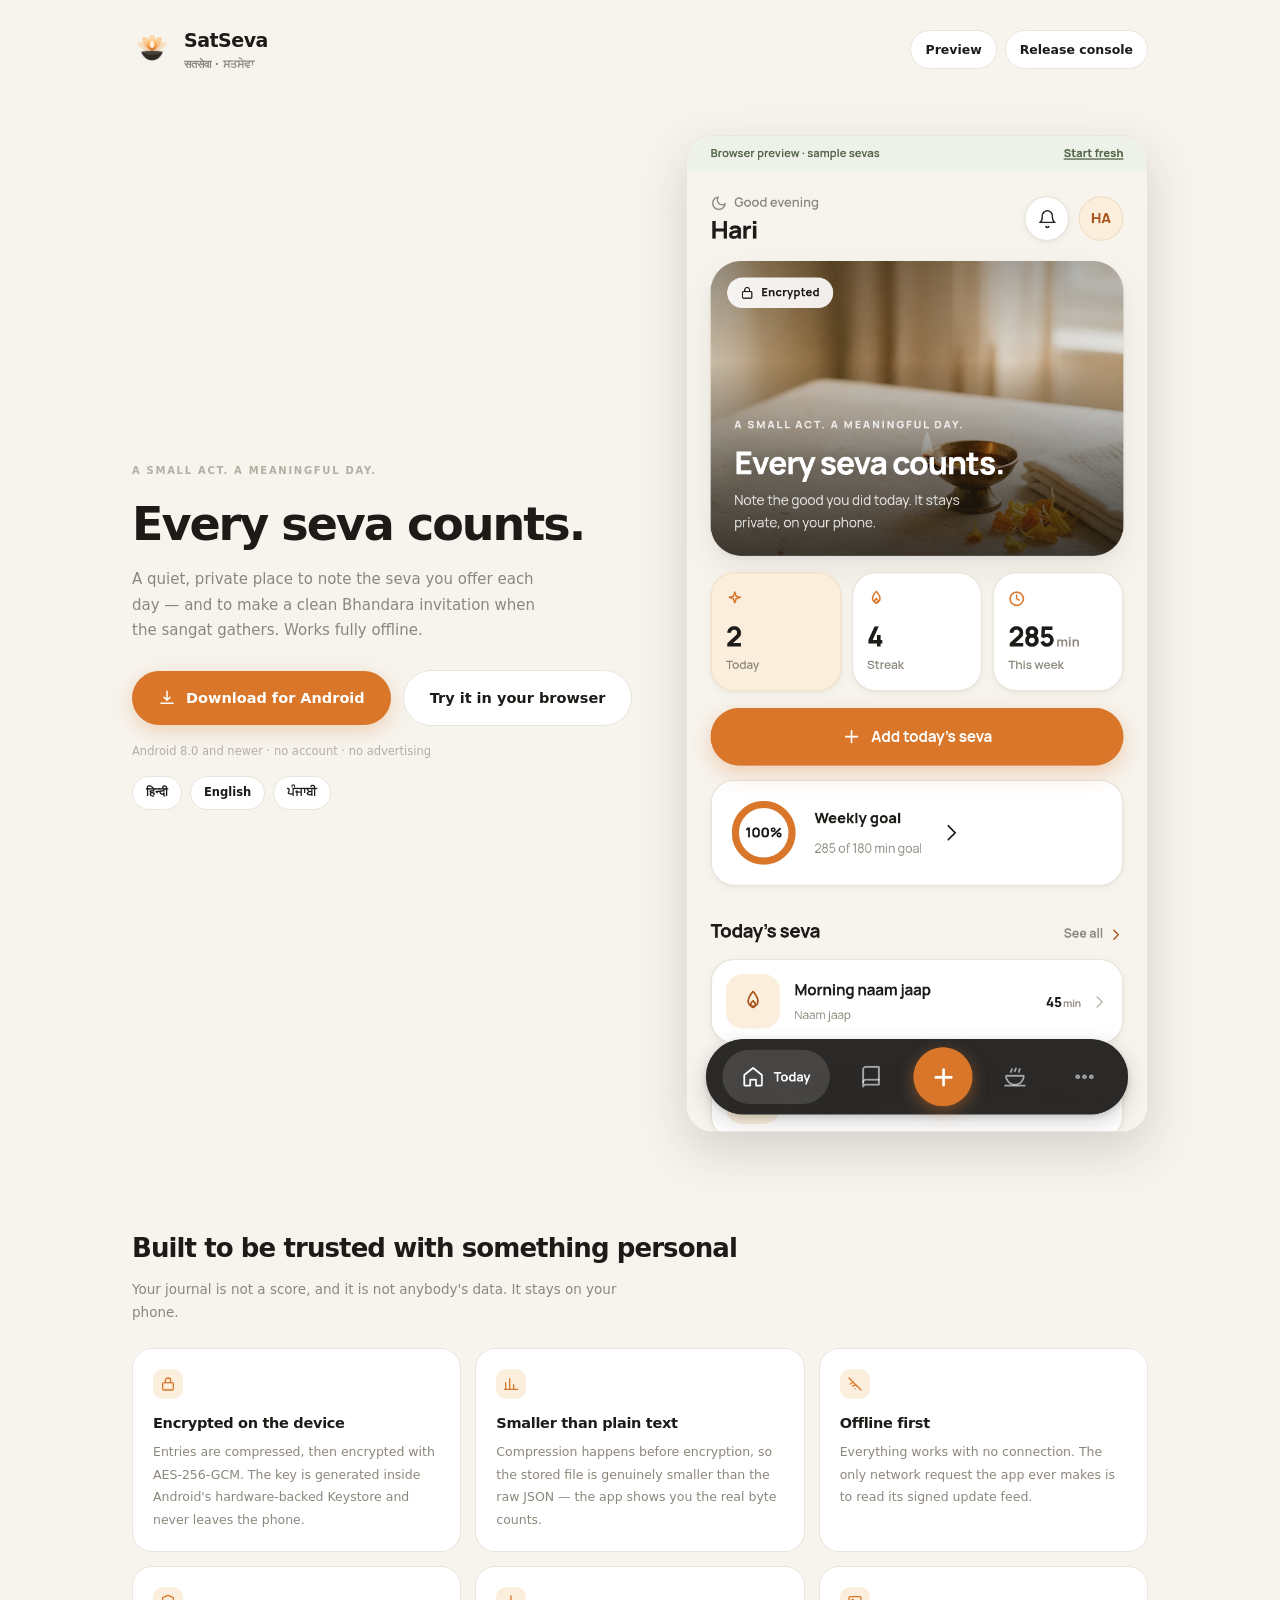
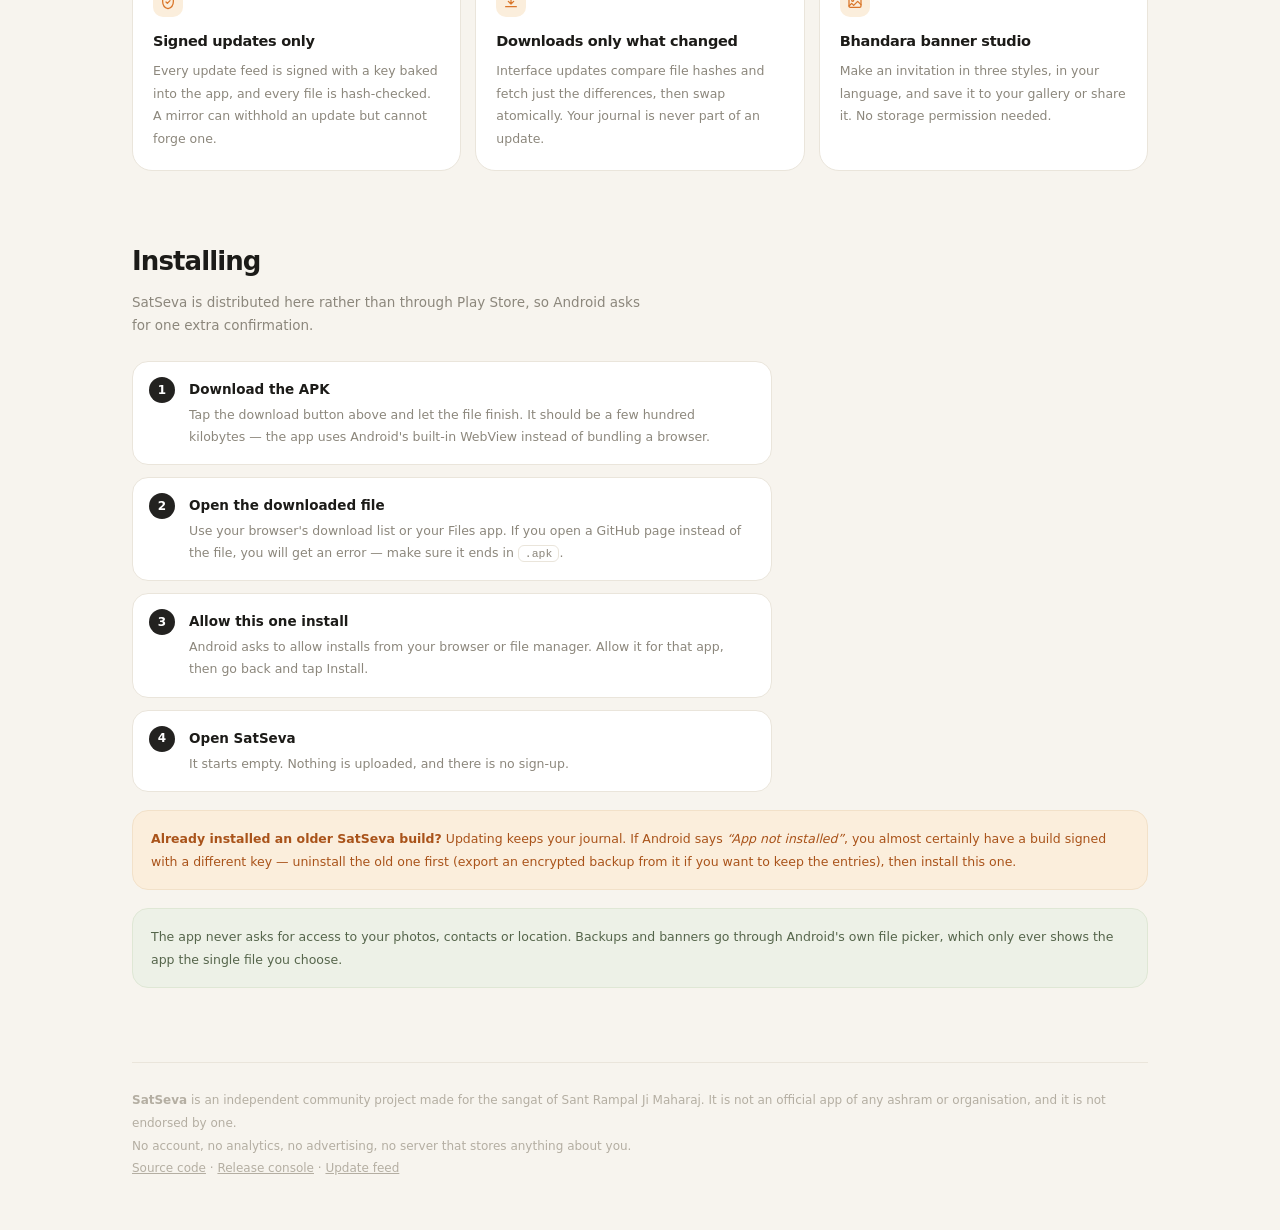
<file: site/index.html>
<!doctype html>
<html lang="en">
<head>
<meta charset="utf-8">
<meta name="viewport" content="width=device-width,initial-scale=1">
<title>SatSeva · सतसेवा — a private seva diary</title>
<meta name="description" content="An offline, encrypted daily seva diary and Bhandara banner maker for the sangat of Sant Rampal Ji Maharaj. Independent community app.">
<link rel="icon" href="logo.png">
<style>
:root{--bg:#F7F4EE;--paper:#fff;--ink:#1C1B18;--muted:#8C877C;--faint:#B4AEA2;--line:#EAE5DB;--saffron:#D9762A;--saffron-ink:#A9531A;--saffron-soft:#FBEEDC;--sage:#6E7F63;--sage-soft:#EDF1E7;--charcoal:#232220}
*{box-sizing:border-box}
body{margin:0;background:var(--bg);color:var(--ink);font:15px/1.7 ui-sans-serif,system-ui,-apple-system,'Segoe UI',Roboto,sans-serif;-webkit-font-smoothing:antialiased}
a{color:inherit}
.wrap{max-width:1060px;margin:0 auto;padding:0 22px}
header{display:flex;align-items:center;gap:12px;padding:24px 0}
header img{width:40px}
header b{font-size:19px;font-weight:800;letter-spacing:-.5px}
header span{font-size:11px;color:var(--muted);display:block;font-weight:600}
.spacer{flex:1}
.nav{display:flex;gap:8px}
.nav a{font-size:12.5px;font-weight:700;text-decoration:none;padding:8px 14px;border-radius:999px;border:1px solid var(--line);background:#fff}
.hero{display:grid;grid-template-columns:1.05fr .95fr;gap:44px;align-items:center;padding:36px 0 60px}
@media(max-width:860px){.hero{grid-template-columns:1fr;gap:30px;padding-top:14px}}
.eyebrow{font-size:10px;letter-spacing:1.7px;font-weight:800;color:var(--faint);text-transform:uppercase}
h1{font-size:46px;line-height:1.1;letter-spacing:-2px;font-weight:800;margin:16px 0 18px}
@media(max-width:860px){h1{font-size:34px;letter-spacing:-1.3px}}
.lede{font-size:15px;color:var(--muted);max-width:44ch;margin:0 0 26px}
.cta{display:inline-flex;align-items:center;gap:10px;background:var(--saffron);color:#fff;text-decoration:none;border-radius:999px;padding:15px 26px;font-weight:750;font-size:14.5px;box-shadow:0 6px 20px rgba(217,118,42,.28)}
.cta.ghost{background:#fff;color:var(--ink);border:1px solid var(--line);box-shadow:none}
.ctas{display:flex;gap:12px;flex-wrap:wrap;align-items:center}
.meta{font-size:11.5px;color:var(--faint);margin-top:16px}
.shot{border-radius:26px;overflow:hidden;box-shadow:0 18px 50px rgba(28,27,24,.16);border:1px solid var(--line);background:#fff}
.shot img{width:100%;display:block}
section{padding:34px 0}
h2{font-size:26px;letter-spacing:-.9px;font-weight:800;margin:0 0 8px}
.sub{color:var(--muted);font-size:13.5px;margin:0 0 24px;max-width:60ch}
.grid{display:grid;grid-template-columns:repeat(3,1fr);gap:14px}
@media(max-width:860px){.grid{grid-template-columns:1fr}}
.card{background:var(--paper);border:1px solid var(--line);border-radius:20px;padding:20px}
.card b{display:block;font-size:14.5px;font-weight:800;letter-spacing:-.3px;margin-bottom:6px}
.card p{margin:0;font-size:12.5px;color:var(--muted);line-height:1.8}
.dot{width:30px;height:30px;border-radius:10px;background:var(--saffron-soft);display:flex;align-items:center;justify-content:center;margin-bottom:12px;color:var(--saffron)}
.dot svg{width:16px;height:16px;fill:none;stroke:currentColor;stroke-width:1.9;stroke-linecap:round;stroke-linejoin:round}
.steps{counter-reset:s;display:grid;gap:12px;max-width:640px}
.step{background:#fff;border:1px solid var(--line);border-radius:16px;padding:16px 18px 16px 56px;position:relative;font-size:13px}
.step:before{counter-increment:s;content:counter(s);position:absolute;left:16px;top:15px;width:26px;height:26px;border-radius:50%;background:var(--charcoal);color:#fff;display:flex;align-items:center;justify-content:center;font-size:12px;font-weight:800}
.step b{display:block;margin-bottom:3px;font-size:13.5px}
.step span{color:var(--muted);font-size:12.5px}
.note{background:var(--saffron-soft);border:1px solid #F2E1C9;color:var(--saffron-ink);border-radius:16px;padding:16px 18px;font-size:12.5px;line-height:1.85;margin-top:18px}
.note.calm{background:var(--sage-soft);border-color:#DFE7D5;color:#55654B}
footer{border-top:1px solid var(--line);margin-top:40px;padding:26px 0 50px;font-size:12px;color:var(--faint);line-height:1.9}
code{background:#fff;border:1px solid var(--line);border-radius:6px;padding:1px 6px;font-size:11.5px}
.langs{display:flex;gap:8px;margin-top:14px;flex-wrap:wrap}
.langs span{font-size:11.5px;font-weight:700;background:#fff;border:1px solid var(--line);border-radius:999px;padding:6px 13px}
</style>
</head>
<body>
<div class="wrap">
  <header>
    <img src="logo.png" alt="">
    <div><b>SatSeva</b><span>सतसेवा · ਸਤਸੇਵਾ</span></div>
    <div class="spacer"></div>
    <nav class="nav">
      <a href="app/">Preview</a>
      <a href="admin/">Release console</a>
    </nav>
  </header>

  <div class="hero">
    <div>
      <span class="eyebrow">A small act. A meaningful day.</span>
      <h1>Every seva counts.</h1>
      <p class="lede">A quiet, private place to note the seva you offer each day — and to make a clean Bhandara invitation when the sangat gathers. Works fully offline.</p>
      <div class="ctas">
        <a class="cta" id="download" href="https://github.com/glitchyapi/satseva/releases/latest">
          <svg width="18" height="18" viewBox="0 0 24 24" fill="none" stroke="currentColor" stroke-width="2" stroke-linecap="round" stroke-linejoin="round"><path d="M12 3v12M8 11l4 4 4-4M4 19h16"/></svg>
          Download for Android
        </a>
        <a class="cta ghost" href="app/">Try it in your browser</a>
      </div>
      <div class="meta" id="release-meta">Android 8.0 and newer · no account · no advertising</div>
      <div class="langs"><span>हिन्दी</span><span>English</span><span>ਪੰਜਾਬੀ</span></div>
    </div>
    <div class="shot"><img src="screenshot.png" alt="SatSeva today screen"></div>
  </div>

  <section>
    <h2>Built to be trusted with something personal</h2>
    <p class="sub">Your journal is not a score, and it is not anybody's data. It stays on your phone.</p>
    <div class="grid">
      <div class="card">
        <div class="dot"><svg viewBox="0 0 24 24"><rect x="4" y="10" width="16" height="11" rx="2"/><path d="M8 10V7a4 4 0 018 0v3"/></svg></div>
        <b>Encrypted on the device</b>
        <p>Entries are compressed, then encrypted with AES-256-GCM. The key is generated inside Android's hardware-backed Keystore and never leaves the phone.</p>
      </div>
      <div class="card">
        <div class="dot"><svg viewBox="0 0 24 24"><path d="M4 20V10M10 20V4M16 20v-7M22 20H2"/></svg></div>
        <b>Smaller than plain text</b>
        <p>Compression happens before encryption, so the stored file is genuinely smaller than the raw JSON — the app shows you the real byte counts.</p>
      </div>
      <div class="card">
        <div class="dot"><svg viewBox="0 0 24 24"><path d="M3 3l18 18"/><path d="M8.5 15.5a5 5 0 017 0M5 12a10 10 0 013.5-2.3M12 19h.01"/></svg></div>
        <b>Offline first</b>
        <p>Everything works with no connection. The only network request the app ever makes is to read its signed update feed.</p>
      </div>
      <div class="card">
        <div class="dot"><svg viewBox="0 0 24 24"><path d="M12 2l8 3.5v6c0 5-3.4 9.2-8 10.5-4.6-1.3-8-5.5-8-10.5v-6z"/><path d="M9 12l2 2 4-4"/></svg></div>
        <b>Signed updates only</b>
        <p>Every update feed is signed with a key baked into the app, and every file is hash-checked. A mirror can withhold an update but cannot forge one.</p>
      </div>
      <div class="card">
        <div class="dot"><svg viewBox="0 0 24 24"><path d="M12 3v12M8 11l4 4 4-4M4 19h16"/></svg></div>
        <b>Downloads only what changed</b>
        <p>Interface updates compare file hashes and fetch just the differences, then swap atomically. Your journal is never part of an update.</p>
      </div>
      <div class="card">
        <div class="dot"><svg viewBox="0 0 24 24"><rect x="3" y="4" width="18" height="16" rx="2"/><circle cx="8.5" cy="9.5" r="1.5"/><path d="M21 16l-5-5-6 6-3-3-4 4"/></svg></div>
        <b>Bhandara banner studio</b>
        <p>Make an invitation in three styles, in your language, and save it to your gallery or share it. No storage permission needed.</p>
      </div>
    </div>
  </section>

  <section>
    <h2>Installing</h2>
    <p class="sub">SatSeva is distributed here rather than through Play Store, so Android asks for one extra confirmation.</p>
    <div class="steps">
      <div class="step"><b>Download the APK</b><span>Tap the download button above and let the file finish. It should be a few hundred kilobytes — the app uses Android's built-in WebView instead of bundling a browser.</span></div>
      <div class="step"><b>Open the downloaded file</b><span>Use your browser's download list or your Files app. If you open a GitHub page instead of the file, you will get an error — make sure it ends in <code>.apk</code>.</span></div>
      <div class="step"><b>Allow this one install</b><span>Android asks to allow installs from your browser or file manager. Allow it for that app, then go back and tap Install.</span></div>
      <div class="step"><b>Open SatSeva</b><span>It starts empty. Nothing is uploaded, and there is no sign-up.</span></div>
    </div>
    <div class="note"><b>Already installed an older SatSeva build?</b> Updating keeps your journal. If Android says <i>“App not installed”</i>, you almost certainly have a build signed with a different key — uninstall the old one first (export an encrypted backup from it if you want to keep the entries), then install this one.</div>
    <div class="note calm">The app never asks for access to your photos, contacts or location. Backups and banners go through Android's own file picker, which only ever shows the app the single file you choose.</div>
  </section>

  <footer>
    <b>SatSeva</b> is an independent community project made for the sangat of Sant Rampal Ji Maharaj. It is not an official app of any ashram or organisation, and it is not endorsed by one.<br>
    No account, no analytics, no advertising, no server that stores anything about you.<br>
    <a href="https://github.com/glitchyapi/satseva">Source code</a> · <a href="admin/">Release console</a> · <a href="updates/stable.json">Update feed</a>
  </footer>
</div>
<script>
fetch('https://api.github.com/repos/glitchyapi/satseva/releases/latest')
  .then(function (r) { return r.ok ? r.json() : null; })
  .then(function (r) {
    if (!r) return;
    var a = (r.assets || []).filter(function (x) { return /\.apk$/.test(x.name); })[0];
    if (a) {
      document.getElementById('download').href = a.browser_download_url;
      document.getElementById('release-meta').textContent =
        r.tag_name + ' · ' + (a.size / 1024).toFixed(0) + ' KB · Android 8.0+';
    }
  }).catch(function () {});
</script>
</body>
</html>
</file>
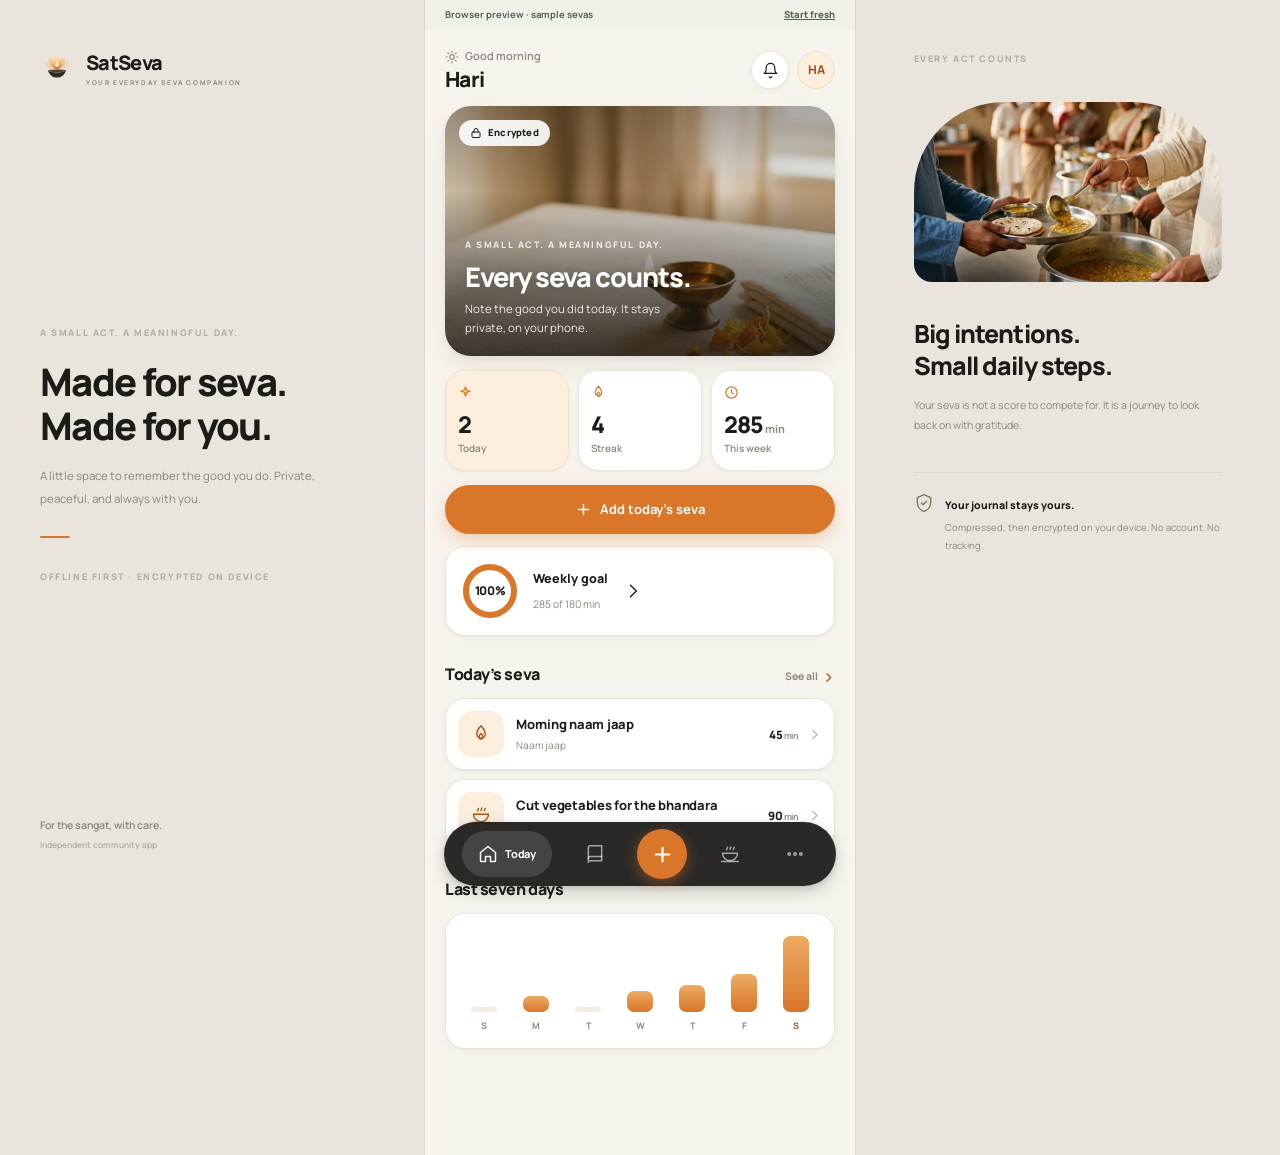
<file: web/index.html>
<!doctype html>
<html lang="hi">
<head>
<meta charset="utf-8">
<meta name="viewport" content="width=device-width,initial-scale=1,viewport-fit=cover">
<meta name="theme-color" content="#F7F4EE">
<meta name="description" content="SatSeva — a private, offline-first daily seva diary and Bhandara companion for the sangat.">
<meta http-equiv="Content-Security-Policy" content="default-src 'none'; script-src 'self'; style-src 'self' 'unsafe-inline'; img-src 'self' data: blob:; font-src 'self'; connect-src 'none'; media-src 'none'; frame-src 'none'; object-src 'none'; base-uri 'none'; form-action 'none'">
<title>SatSeva · सतसेवा</title>
<link rel="icon" href="assets/logo.svg" type="image/svg+xml">
<link rel="stylesheet" href="app.css">
<script src="i18n.js" defer></script>
<script src="app.js" defer></script>
</head>
<body>

<div id="splash" class="splash" aria-hidden="true">
  <div class="splash-mark"><img src="assets/logo.svg" alt=""></div>
  <strong>SatSeva<span>सतसेवा</span></strong>
  <div class="splash-line"></div>
</div>

<div class="desktop-brand">
  <a href="#today" class="wordmark"><img src="assets/logo.svg" alt="">SatSeva<span>YOUR EVERYDAY SEVA COMPANION</span></a>
  <div class="desktop-intro">
    <span class="eyebrow">A SMALL ACT. A MEANINGFUL DAY.</span>
    <h1>Made for seva.
Made for you.</h1>
    <p>A little space to remember the good you do. Private, peaceful, and always with you.</p>
    <div class="brand-rule"></div>
    <span class="eyebrow">OFFLINE FIRST · ENCRYPTED ON DEVICE</span>
  </div>
  <div class="desktop-bottom">For the sangat, with care.<span>Independent community app</span></div>
</div>

<div class="app-shell">
  <div id="preview-banner" class="preview-banner" hidden>
    <span>Browser preview · sample sevas</span>
    <button id="clear-preview" type="button">Start fresh</button>
  </div>
  <header id="app-header"></header>
  <main id="main" tabindex="-1"></main>
  <nav id="navigation" aria-label="Main navigation"></nav>
  <div id="toast" class="toast" role="status" aria-live="polite"></div>
</div>

<aside class="desktop-aside">
  <span class="eyebrow">EVERY ACT COUNTS</span>
  <img class="aside-photo" src="assets/hero-bhandara.webp" alt="Illustrative community kitchen scene">
  <div class="aside-note">
    <h2>Big intentions.
Small daily steps.</h2>
    <p>Your seva is not a score to compete for. It is a journey to look back on with gratitude.</p>
  </div>
  <div class="aside-privacy">
    <svg class="icon" viewBox="0 0 24 24" aria-hidden="true"><path d="M12 2l8 3.5v6c0 5-3.4 9.2-8 10.5-4.6-1.3-8-5.5-8-10.5v-6z"/><path d="M9 12l2 2 4-4"/></svg>
    <div><strong>Your journal stays yours.</strong><p>Compressed, then encrypted on your device. No account. No tracking.</p></div>
  </div>
</aside>

<dialog id="sheet" class="sheet"><div class="sheet-handle" aria-hidden="true"></div><div id="sheet-content"></div></dialog>
</body>
</html>
</file>
<file: web/app.css>
/* SatSeva design system
 * Structure borrowed from the supplied reference (rounded cards, chip rails,
 * image heroes, charcoal floating pill navigation); palette, type and subject
 * are original and devotional rather than travel.
 */
@font-face{font-family:Manrope;src:url('assets/manrope.woff2') format('woff2');font-weight:200 800;font-display:swap}
@font-face{font-family:Noto;src:url('assets/devanagari.woff2') format('woff2');font-weight:100 900;font-display:swap}

:root{
  --bg:#F7F4EE; --paper:#FFFFFF; --paper-2:#FBF9F5;
  --ink:#1C1B18; --ink-2:#4A4740; --muted:#8C877C; --faint:#B4AEA2;
  --line:#EAE5DB; --line-2:#F1EDE5;
  --saffron:#D9762A; --saffron-ink:#A9531A; --saffron-soft:#FBEEDC;
  --sage:#6E7F63; --sage-soft:#EDF1E7;
  --charcoal:#232220;
  --r-lg:26px; --r-md:20px; --r-sm:14px;
  --shadow-sm:0 1px 2px rgba(28,27,24,.04),0 2px 8px rgba(28,27,24,.04);
  --shadow-md:0 2px 6px rgba(28,27,24,.05),0 12px 28px rgba(28,27,24,.07);
  --shadow-nav:0 6px 18px rgba(28,27,24,.18),0 2px 6px rgba(28,27,24,.12);
  --font:Manrope,Noto,system-ui,-apple-system,'Segoe UI',sans-serif;
  --ease:cubic-bezier(.22,.8,.28,1);
  --nav-h:64px;
}
*{box-sizing:border-box}
html{min-height:100%;background:#E9E5DC;-webkit-text-size-adjust:100%}
body{margin:0;color:var(--ink);font:14px/1.5 var(--font);-webkit-tap-highlight-color:transparent;overflow-x:hidden}
button,input,select,textarea{font:inherit;color:inherit}
button,a{touch-action:manipulation}
button{cursor:pointer;border:0;background:none;padding:0}
button:disabled{cursor:default;opacity:.5}
a{color:inherit;text-decoration:none}
:focus-visible{outline:2px solid var(--saffron);outline-offset:3px;border-radius:6px}
img{max-width:100%;display:block}
[hidden]{display:none!important}
svg.icon{width:20px;height:20px;fill:none;stroke:currentColor;stroke-width:1.7;stroke-linecap:round;stroke-linejoin:round;flex:none}
.press{transition:transform .16s var(--ease)}
.press:active{transform:scale(.972)}

/* ---------- shell ---------- */
.app-shell{background:var(--bg);min-height:100vh;min-height:100dvh;position:relative;margin:0 auto;max-width:460px;padding-bottom:calc(var(--nav-h) + 42px);overflow:hidden}
.page{padding:0 20px;animation:pageIn .34s var(--ease) both}
.eyebrow{font-size:9px;letter-spacing:1.6px;font-weight:800;color:var(--faint);text-transform:uppercase}

/* ---------- header ---------- */
.app-header{padding:calc(18px + env(safe-area-inset-top)) 20px 14px;display:flex;align-items:center;justify-content:space-between;gap:12px}
.greeting-label{display:flex;align-items:center;gap:6px;color:var(--muted);font-size:11px;font-weight:600;margin-bottom:2px}
.greeting-label .icon{width:14px;height:14px;stroke-width:1.9}
.greeting-title{font-size:21px;font-weight:800;letter-spacing:-.7px;line-height:1.2}
.header-tools{display:flex;gap:8px;align-items:center}
.circle-btn{width:38px;height:38px;border-radius:50%;border:1px solid var(--line);display:inline-flex;align-items:center;justify-content:center;background:var(--paper);position:relative;box-shadow:var(--shadow-sm)}
.circle-btn .icon{width:17px;height:17px}
.notify-dot{width:7px;height:7px;border-radius:50%;background:var(--saffron);position:absolute;top:7px;right:8px;border:1.5px solid var(--paper)}
.avatar{background:var(--saffron-soft);color:var(--saffron-ink);font-weight:800;font-size:12px;width:38px;height:38px;border-radius:50%;display:inline-flex;align-items:center;justify-content:center;border:1px solid #F0DFC7}

/* ---------- hero ---------- */
.hero{position:relative;border-radius:var(--r-lg);overflow:hidden;height:250px;box-shadow:var(--shadow-md);isolation:isolate}
.hero>img{position:absolute;inset:0;width:100%;height:100%;object-fit:cover}
.hero:after{content:"";position:absolute;inset:0;background:linear-gradient(180deg,rgba(24,20,14,.34) 0%,rgba(24,20,14,.05) 34%,rgba(24,20,14,.62) 78%,rgba(24,20,14,.82) 100%)}
.hero-body{position:absolute;left:20px;right:20px;bottom:18px;z-index:2;color:#fff}
.hero-body .eyebrow{color:rgba(255,255,255,.82)}
.hero h1{font-size:27px;font-weight:800;letter-spacing:-1px;line-height:1.14;margin:9px 0 7px;text-shadow:0 1px 14px rgba(0,0,0,.28)}
.hero p{margin:0;font-size:11.5px;line-height:1.65;color:rgba(255,255,255,.88);max-width:29ch}
.hero-badge{position:absolute;top:14px;left:14px;z-index:2;display:inline-flex;align-items:center;gap:6px;background:rgba(255,255,255,.9);backdrop-filter:blur(8px);border-radius:999px;padding:6px 11px;font-size:9.5px;font-weight:800;color:var(--ink);letter-spacing:.2px}
.hero-badge .icon{width:12px;height:12px;stroke-width:2}

/* ---------- buttons ---------- */
.primary{display:inline-flex;align-items:center;justify-content:center;gap:8px;width:100%;background:var(--charcoal);color:#fff;border-radius:999px;padding:15px 20px;font-size:13px;font-weight:700;letter-spacing:-.1px;box-shadow:var(--shadow-md)}
.primary .icon{width:17px;height:17px;stroke-width:2}
.primary.saffron{background:var(--saffron);box-shadow:0 6px 18px rgba(217,118,42,.3)}
.primary.ghost{background:var(--paper);color:var(--ink);border:1px solid var(--line);box-shadow:var(--shadow-sm)}
.primary:disabled{box-shadow:none}
.secondary{display:inline-flex;align-items:center;justify-content:center;gap:7px;background:var(--paper);border:1px solid var(--line);border-radius:999px;padding:12px 16px;font-size:12px;font-weight:700;box-shadow:var(--shadow-sm)}
.secondary .icon{width:15px;height:15px}
.btn-row{display:flex;gap:10px}
.btn-row>*{flex:1}
.text-btn{font-size:11px;font-weight:700;color:var(--saffron-ink);display:inline-flex;align-items:center;gap:4px}
.text-btn .icon{width:13px;height:13px;stroke-width:2.2}
.danger{color:#B4553C}

/* ---------- chips ---------- */
.chip-rail{display:flex;gap:7px;overflow-x:auto;padding:2px 20px;margin:0 -20px;scrollbar-width:none;-ms-overflow-style:none}
.chip-rail::-webkit-scrollbar{display:none}
.chip{flex:none;border-radius:999px;padding:8px 14px;font-size:11.5px;font-weight:700;background:var(--paper);border:1px solid var(--line);color:var(--ink-2);white-space:nowrap;display:inline-flex;align-items:center;gap:6px;transition:all .18s var(--ease)}
.chip .icon{width:13px;height:13px;stroke-width:2}
.chip.active{background:var(--charcoal);border-color:var(--charcoal);color:#fff}

/* ---------- section ---------- */
.section{margin-top:26px}
.section-title{display:flex;align-items:baseline;justify-content:space-between;margin-bottom:12px;gap:10px}
.section-title h2{font-size:16px;font-weight:800;letter-spacing:-.45px;margin:0}
.section-title span{font-size:10.5px;color:var(--muted)}
.page-heading{padding:calc(18px + env(safe-area-inset-top)) 20px 4px}
.page-heading h1{font-size:26px;font-weight:800;letter-spacing:-.9px;margin:0 0 6px}
.page-heading p{margin:0 0 16px;font-size:11.5px;color:var(--muted);line-height:1.7}

/* ---------- stats ---------- */
.stat-row{display:grid;grid-template-columns:repeat(3,1fr);gap:9px;margin-top:14px}
.stat-card{background:var(--paper);border:1px solid var(--line);border-radius:var(--r-md);padding:14px 12px;box-shadow:var(--shadow-sm);position:relative;overflow:hidden}
.stat-card .icon{width:15px;height:15px;color:var(--saffron);margin-bottom:8px;stroke-width:2}
.stat-value{font-size:23px;font-weight:800;letter-spacing:-1px;line-height:1}
.stat-value small{font-size:11px;font-weight:700;color:var(--muted);letter-spacing:0;margin-left:2px}
.stat-name{font-size:10px;color:var(--muted);margin-top:5px;font-weight:600}
.stat-card.accent{background:var(--saffron-soft);border-color:#F2E1C9}

/* ---------- goal ring ---------- */
.goal-card{background:var(--paper);border:1px solid var(--line);border-radius:var(--r-md);padding:16px;box-shadow:var(--shadow-sm);display:flex;align-items:center;gap:15px;margin-top:12px;width:100%;text-align:left}
.ring{width:56px;height:56px;flex:none;position:relative}
.ring svg{transform:rotate(-90deg)}
.ring circle{fill:none;stroke-width:6;stroke-linecap:round}
.ring .track{stroke:var(--line-2)}
.ring .value{stroke:var(--saffron);transition:stroke-dashoffset .7s var(--ease)}
.ring b{position:absolute;inset:0;display:flex;align-items:center;justify-content:center;font-size:12px;font-weight:800;letter-spacing:-.3px}
.goal-copy strong{display:block;font-size:12.5px;font-weight:800;margin-bottom:3px}
.goal-copy span{font-size:10.5px;color:var(--muted);line-height:1.6}

/* ---------- entry cards ---------- */
.entry-list{display:flex;flex-direction:column;gap:9px}
.entry{display:flex;align-items:center;gap:12px;background:var(--paper);border:1px solid var(--line);border-radius:var(--r-md);padding:12px;box-shadow:var(--shadow-sm);width:100%;text-align:left}
.entry-thumb{width:46px;height:46px;border-radius:var(--r-sm);flex:none;display:flex;align-items:center;justify-content:center;background:var(--saffron-soft);color:var(--saffron-ink)}
.entry-thumb .icon{width:20px;height:20px}
.entry-thumb.sage{background:var(--sage-soft);color:var(--sage)}
.entry-main{flex:1;min-width:0}
.entry-title{font-size:13px;font-weight:750;letter-spacing:-.25px;line-height:1.35;overflow:hidden;text-overflow:ellipsis;white-space:nowrap;display:block}
.entry-meta{font-size:10px;color:var(--muted);margin-top:4px;display:flex;align-items:center;gap:6px;flex-wrap:wrap}
.entry-meta i{width:3px;height:3px;border-radius:50%;background:var(--faint);display:inline-block;font-style:normal}
.entry-end{display:flex;align-items:center;gap:8px;flex:none;color:var(--faint)}
.entry-mins{font-size:11.5px;font-weight:800;color:var(--ink);letter-spacing:-.2px}
.entry-mins small{font-size:9px;color:var(--muted);font-weight:600;margin-left:1px}
.entry-end .icon{width:15px;height:15px}
.day-label{font-size:10px;font-weight:800;color:var(--faint);letter-spacing:1.1px;text-transform:uppercase;margin:20px 0 9px}

/* ---------- image cards ---------- */
.photo-rail{display:flex;gap:11px;overflow-x:auto;margin:0 -20px;padding:2px 20px 4px;scrollbar-width:none}
.photo-rail::-webkit-scrollbar{display:none}
.photo-card{flex:none;width:150px;height:186px;border-radius:var(--r-md);overflow:hidden;position:relative;box-shadow:var(--shadow-md);text-align:left}
.photo-card img{position:absolute;inset:0;width:100%;height:100%;object-fit:cover}
.photo-card:after{content:"";position:absolute;inset:0;background:linear-gradient(180deg,rgba(20,16,10,.05) 30%,rgba(20,16,10,.78) 100%)}
.photo-card div{position:absolute;left:13px;right:13px;bottom:12px;z-index:2;color:#fff}
.photo-card strong{display:block;font-size:13px;font-weight:800;letter-spacing:-.3px;line-height:1.25}
.photo-card span{font-size:9.5px;color:rgba(255,255,255,.82);display:block;margin-top:3px}

/* ---------- chart ---------- */
.chart-card{background:var(--paper);border:1px solid var(--line);border-radius:var(--r-md);padding:16px;box-shadow:var(--shadow-sm)}
.bars{display:flex;align-items:flex-end;justify-content:space-between;gap:8px;height:96px;margin-top:6px}
.bar-col{flex:1;display:flex;flex-direction:column;align-items:center;gap:7px;height:100%;justify-content:flex-end}
.bar{width:100%;max-width:26px;border-radius:7px;background:var(--line-2);min-height:5px;transition:height .6s var(--ease);position:relative}
.bar.filled{background:linear-gradient(180deg,#EDAB63,var(--saffron))}
.bar-col span{font-size:9px;color:var(--muted);font-weight:700}
.bar-col.is-today span{color:var(--saffron-ink)}

/* ---------- info / notice ---------- */
.notice{border-radius:var(--r-md);background:var(--saffron-soft);border:1px solid #F2E1C9;color:var(--saffron-ink);padding:14px;font-size:11px;line-height:1.75;margin:14px 0;display:flex;gap:10px}
.notice .icon{width:16px;height:16px;flex:none;margin-top:1px}
.notice.calm{background:var(--sage-soft);border-color:#DFE7D5;color:#55654B}
.empty{text-align:center;padding:38px 22px;background:var(--paper);border:1px dashed var(--line);border-radius:var(--r-lg)}
.empty-mark{width:56px;height:56px;border-radius:50%;background:var(--saffron-soft);display:flex;align-items:center;justify-content:center;margin:0 auto 14px;color:var(--saffron)}
.empty-mark .icon{width:24px;height:24px}
.empty strong{display:block;font-size:14px;font-weight:800;letter-spacing:-.3px;margin-bottom:6px}
.empty p{margin:0 auto;font-size:11px;color:var(--muted);line-height:1.75;max-width:30ch}
.empty .primary{margin-top:18px;max-width:220px}

/* ---------- event cards ---------- */
.event-card{display:flex;gap:13px;background:var(--paper);border:1px solid var(--line);border-radius:var(--r-md);padding:14px;box-shadow:var(--shadow-sm);width:100%;text-align:left;align-items:flex-start}
.event-date{width:48px;flex:none;text-align:center;border-radius:var(--r-sm);background:var(--saffron-soft);padding:8px 4px;color:var(--saffron-ink)}
.event-date b{display:block;font-size:18px;font-weight:800;line-height:1;letter-spacing:-.6px}
.event-date span{display:block;font-size:9px;font-weight:800;text-transform:uppercase;letter-spacing:.6px;margin-top:3px}
.event-info{flex:1;min-width:0}
.event-info strong{display:block;font-size:13px;font-weight:750;letter-spacing:-.3px;line-height:1.35}
.event-info p{margin:5px 0 0;font-size:10.5px;color:var(--muted);line-height:1.65}
.event-tag{display:inline-block;margin-top:8px;font-size:9px;font-weight:800;letter-spacing:.5px;text-transform:uppercase;color:var(--sage);background:var(--sage-soft);border-radius:999px;padding:3px 8px}

/* ---------- settings ---------- */
.settings-group{background:var(--paper);border:1px solid var(--line);border-radius:var(--r-md);overflow:hidden;box-shadow:var(--shadow-sm);margin-top:12px}
.settings-row{display:flex;align-items:center;gap:12px;padding:14px;width:100%;text-align:left;border-bottom:1px solid var(--line-2)}
.settings-row:last-child{border-bottom:0}
.settings-icon{width:34px;height:34px;border-radius:11px;background:var(--paper-2);border:1px solid var(--line);display:flex;align-items:center;justify-content:center;color:var(--ink-2);flex:none}
.settings-icon .icon{width:16px;height:16px}
.settings-copy{flex:1;min-width:0}
.settings-copy strong{display:block;font-size:12.5px;font-weight:700;letter-spacing:-.2px}
.settings-copy small{display:block;font-size:10px;color:var(--muted);margin-top:2px;line-height:1.55}
.settings-row>.icon{width:15px;height:15px;color:var(--faint)}
.settings-value{font-size:11px;font-weight:700;color:var(--muted)}
.switch{width:42px;height:25px;border-radius:999px;background:var(--line);position:relative;flex:none;transition:background .2s var(--ease)}
.switch:after{content:"";position:absolute;top:3px;left:3px;width:19px;height:19px;border-radius:50%;background:#fff;box-shadow:0 1px 3px rgba(0,0,0,.2);transition:transform .22s var(--ease)}
.switch.on{background:var(--sage)}
.switch.on:after{transform:translateX(17px)}
.profile-card{display:flex;align-items:center;gap:14px;background:var(--paper);border:1px solid var(--line);border-radius:var(--r-lg);padding:16px;box-shadow:var(--shadow-sm);width:100%;text-align:left}
.profile-logo{width:50px;height:50px;border-radius:16px;background:var(--saffron-soft);display:flex;align-items:center;justify-content:center;flex:none;font-size:16px;font-weight:800;color:var(--saffron-ink)}
.profile-card strong{display:block;font-size:15px;font-weight:800;letter-spacing:-.4px}
.profile-card span{display:block;font-size:10.5px;color:var(--muted);margin-top:3px}

/* ---------- storage meter ---------- */
.meter-row{margin:13px 0}
.meter-head{display:flex;justify-content:space-between;font-size:11px;margin-bottom:6px}
.meter-head b{font-weight:800;letter-spacing:-.2px}
.meter-head span{color:var(--muted);font-variant-numeric:tabular-nums}
.meter{height:9px;border-radius:999px;background:var(--line-2);overflow:hidden}
.meter i{display:block;height:100%;border-radius:999px;background:var(--faint);transition:width .7s var(--ease)}
.meter i.zip{background:#C9B999}
.meter i.enc{background:linear-gradient(90deg,#EDAB63,var(--saffron))}
.saving-pill{display:inline-flex;align-items:center;gap:6px;background:var(--sage-soft);color:#55654B;border-radius:999px;padding:7px 12px;font-size:10.5px;font-weight:800;margin-top:6px}
.saving-pill .icon{width:13px;height:13px;stroke-width:2.2}

/* ---------- bottom navigation ---------- */
.bottom-nav{position:fixed;left:50%;transform:translateX(-50%);bottom:calc(14px + env(safe-area-inset-bottom));width:calc(100% - 32px);max-width:404px;height:var(--nav-h);background:rgba(31,30,28,.95);backdrop-filter:blur(18px) saturate(1.4);border-radius:999px;display:flex;align-items:center;justify-content:space-around;padding:0 8px;z-index:60;box-shadow:var(--shadow-nav)}
.nav-button{display:flex;align-items:center;justify-content:center;gap:7px;color:rgba(255,255,255,.58);border-radius:999px;height:46px;padding:0 13px;transition:all .26s var(--ease);min-width:46px}
.nav-button .icon{width:20px;height:20px;stroke-width:1.8}
.nav-button span{font-size:11px;font-weight:750;letter-spacing:-.1px;display:none;white-space:nowrap}
.nav-button.active{background:rgba(255,255,255,.13);color:#fff;padding:0 16px}
.nav-button.active span{display:block;animation:navLabel .3s var(--ease) both}
.nav-fab{width:50px;height:50px;border-radius:50%;background:var(--saffron);color:#fff;display:flex;align-items:center;justify-content:center;flex:none;box-shadow:0 4px 14px rgba(217,118,42,.45);transition:transform .2s var(--ease)}
.nav-fab .icon{width:23px;height:23px;stroke-width:2.3}
.nav-fab:active{transform:scale(.92)}

/* ---------- sheets ---------- */
.sheet{border:0;border-radius:28px 28px 0 0;padding:10px 20px calc(24px + env(safe-area-inset-bottom));margin:auto auto 0;width:min(100%,460px);max-height:92vh;max-height:92dvh;overflow:auto;color:var(--ink);background:var(--bg);box-shadow:0 -6px 60px rgba(20,18,14,.24)}
.sheet::backdrop{background:rgba(24,21,16,.55);backdrop-filter:blur(3px)}
.sheet[open]{animation:sheetUp .32s var(--ease) both}
.sheet-handle{width:34px;height:4px;background:#DDD6C9;border-radius:9px;margin:0 auto 18px}
.sheet-head{display:flex;align-items:flex-start;justify-content:space-between;gap:12px;margin-bottom:5px}
.sheet-head h2{font-size:21px;font-weight:800;margin:0;letter-spacing:-.7px;line-height:1.25}
.sheet-head button{width:30px;height:30px;background:var(--paper);border:1px solid var(--line);border-radius:50%;display:flex;align-items:center;justify-content:center;flex:none}
.sheet-head .icon{width:14px;height:14px;stroke-width:2.2}
.sheet-desc{font-size:11px;color:var(--muted);line-height:1.75;margin:0 0 18px}
.sheet-hero{border-radius:var(--r-md);overflow:hidden;height:150px;position:relative;margin-bottom:16px}
.sheet-hero img{width:100%;height:100%;object-fit:cover}
.sheet-hero:after{content:"";position:absolute;inset:0;background:linear-gradient(180deg,transparent 40%,rgba(20,16,10,.6))}
.sticky-cta{position:sticky;bottom:0;background:linear-gradient(180deg,transparent,var(--bg) 22%);padding:14px 0 2px;margin-top:18px}

/* ---------- forms ---------- */
.field{display:block;margin:14px 0}
.field>span{display:block;font-size:10.5px;color:var(--ink-2);font-weight:750;margin-bottom:7px;letter-spacing:-.1px}
.field input,.field select,.field textarea{width:100%;border:1px solid var(--line);background:var(--paper);border-radius:var(--r-sm);padding:13px;font-size:13px;min-height:46px;transition:border-color .18s}
.field input:focus,.field select:focus,.field textarea:focus{border-color:var(--saffron);outline:none;box-shadow:0 0 0 3px rgba(217,118,42,.12)}
.field input::placeholder,.field textarea::placeholder{color:var(--faint);font-size:12px}
.field textarea{min-height:84px;resize:vertical;line-height:1.6}
.field-grid{display:grid;grid-template-columns:1fr 1fr;gap:12px}
.field-grid .field{margin:14px 0}
.field-help{font-size:9.5px;color:var(--muted);line-height:1.7;margin-top:7px}
.cat-grid{display:grid;grid-template-columns:repeat(2,1fr);gap:8px;margin-top:8px}
.cat-option{display:flex;align-items:center;gap:9px;padding:11px;border-radius:var(--r-sm);border:1px solid var(--line);background:var(--paper);text-align:left;font-size:11.5px;font-weight:700;transition:all .18s var(--ease)}
.cat-option .icon{width:16px;height:16px;color:var(--muted)}
.cat-option.selected{background:var(--saffron-soft);border-color:#E9C79C;color:var(--saffron-ink)}
.cat-option.selected .icon{color:var(--saffron)}
.form-note{font-size:9.5px;color:var(--muted);display:flex;align-items:center;justify-content:center;gap:6px;margin-top:14px;line-height:1.7;text-align:center}
.form-note .icon{width:12px;height:12px;flex:none}
.lang-list{display:flex;flex-direction:column;gap:9px;margin:16px 0}
.lang-option{display:flex;align-items:center;justify-content:space-between;border:1px solid var(--line);background:var(--paper);border-radius:var(--r-md);padding:15px;text-align:left}
.lang-option strong{font-size:16px;font-weight:750;display:block;letter-spacing:-.3px}
.lang-option span{font-size:10px;color:var(--muted);display:block;margin-top:3px}
.lang-option.selected{background:var(--saffron-soft);border-color:#E9C79C}
.lang-check{width:22px;height:22px;border-radius:50%;border:1.5px solid var(--line);display:flex;align-items:center;justify-content:center;color:#fff;flex:none}
.lang-option.selected .lang-check{background:var(--saffron);border-color:var(--saffron)}
.lang-check .icon{width:12px;height:12px;stroke-width:3}
.inline-error{font-size:11px;color:#A94E36;padding:12px;background:#F9EBE5;border:1px solid #F0D8CE;border-radius:var(--r-sm);margin:12px 0;line-height:1.65}
.detail-note{font-size:12px;background:var(--paper);border-radius:var(--r-sm);border:1px solid var(--line);padding:14px;line-height:1.85;white-space:pre-wrap;overflow-wrap:anywhere}
.poster-preview{width:100%;border-radius:var(--r-sm);background:var(--paper-2);margin:14px 0;border:1px solid var(--line)}
.theme-row{display:flex;gap:8px;margin-top:8px}
.theme-swatch{flex:1;height:46px;border-radius:var(--r-sm);border:2px solid transparent;position:relative;overflow:hidden;font-size:9.5px;font-weight:800;display:flex;align-items:flex-end;justify-content:center;padding-bottom:5px}
.theme-swatch.selected{border-color:var(--saffron)}
.theme-swatch.dawn{background:linear-gradient(150deg,#FFF1D9,#F3C98B);color:#8A5A22}
.theme-swatch.ivory{background:linear-gradient(150deg,#FFFFFF,#EDE7DC);color:#5C564B}
.theme-swatch.night{background:linear-gradient(150deg,#2C2A26,#4A4034);color:#F3DFBE}

/* ---------- version ---------- */
.version-card{background:var(--paper);border:1px solid var(--line);border-radius:var(--r-lg);padding:18px;box-shadow:var(--shadow-sm);text-align:center}
.version-card img{width:56px;height:56px;margin:0 auto 12px}
.version-card h3{margin:0;font-size:18px;font-weight:800;letter-spacing:-.5px}
.version-card>p{margin:5px 0 16px;font-size:10.5px;color:var(--muted)}
.version-line{display:flex;justify-content:space-between;gap:12px;font-size:11.5px;padding:9px 0;border-top:1px solid var(--line-2);text-align:left}
.version-line span{color:var(--muted)}
.version-line strong{font-weight:750;font-variant-numeric:tabular-nums}
.release-notes{margin:14px 0;padding:15px;border-radius:var(--r-md);background:var(--sage-soft);border:1px solid #DFE7D5;text-align:left}
.release-notes h4{font-size:11px;margin:0 0 9px;font-weight:800;color:#55654B}
.release-notes ul{padding-left:16px;margin:0;color:#5F6E54;font-size:10.5px;line-height:1.8}
.release-notes li{margin:6px 0}
.progress{height:6px;border-radius:999px;background:var(--line-2);overflow:hidden;margin:12px 0 8px}
.progress i{display:block;height:100%;background:var(--saffron);border-radius:999px;transition:width .3s var(--ease)}
.mirror-list{font-size:9.5px;color:var(--muted);line-height:1.9;word-break:break-all;margin-top:10px}
.mirror-list b{color:var(--ink-2);font-weight:700}

/* ---------- forced update ---------- */
.update-gate{position:fixed;inset:0;z-index:900;background:var(--bg);display:flex;flex-direction:column;align-items:center;justify-content:center;padding:32px 26px;text-align:center}
.update-gate img{width:70px;height:70px;margin-bottom:20px}
.update-gate h2{font-size:23px;font-weight:800;letter-spacing:-.7px;margin:0 0 10px}
.update-gate p{font-size:12px;color:var(--muted);line-height:1.85;margin:0 0 24px;max-width:34ch}
.update-gate .primary{max-width:300px}
.update-gate .gate-status{font-size:10.5px;color:var(--muted);margin-top:14px;min-height:16px}

/* ---------- splash / toast ---------- */
.splash{position:fixed;inset:0;z-index:1000;background:var(--bg);display:flex;flex-direction:column;align-items:center;justify-content:center;transition:opacity .42s var(--ease)}
.splash.off{opacity:0;pointer-events:none}
.splash-mark{padding:20px;border-radius:30px;background:var(--saffron-soft);animation:bloom .7s var(--ease) both}
.splash-mark img{width:62px;height:62px}
.splash>strong{font-size:24px;font-weight:800;letter-spacing:-.9px;text-align:center;margin-top:22px;animation:riseIn .6s var(--ease) .12s both}
.splash>strong span{display:block;font-size:11.5px;letter-spacing:.4px;color:var(--muted);margin-top:6px;font-weight:600}
.splash-line{width:30px;height:3px;background:var(--saffron);border-radius:3px;margin-top:42px;animation:pulse 1.15s infinite}
.toast{position:fixed;left:50%;bottom:calc(var(--nav-h) + 32px);transform:translate(-50%,12px);width:max-content;max-width:calc(100% - 44px);z-index:200;background:var(--charcoal);color:#fff;border-radius:999px;box-shadow:var(--shadow-nav);padding:12px 20px;font-size:11.5px;font-weight:650;opacity:0;pointer-events:none;transition:all .26s var(--ease);text-align:center}
.toast.show{opacity:1;transform:translate(-50%,0)}
.preview-banner{background:var(--sage-soft);padding:8px 20px;font-size:9.5px;font-weight:700;display:flex;align-items:center;justify-content:space-between;color:#55654B;gap:10px}
.preview-banner button{font-size:9.5px;font-weight:800;text-decoration:underline;color:#55654B}

/* ---------- desktop presentation ---------- */
.desktop-brand,.desktop-aside{display:none}
@media(min-width:980px){
  body{display:grid;grid-template-columns:minmax(260px,1fr) 430px minmax(240px,1fr);max-width:1560px;margin:auto;background:#E9E5DC;min-height:100vh}
  .app-shell{width:430px;box-shadow:0 0 0 1px #DDD8CE;min-height:100vh}
  .bottom-nav{width:392px}
  .desktop-brand{display:flex;flex-direction:column;padding:48px 40px;max-height:100vh;position:sticky;top:0}
  .wordmark{display:grid;grid-template-columns:36px 1fr;column-gap:10px;align-items:center;font-size:20px;letter-spacing:-.7px;font-weight:800}
  .wordmark img{grid-row:span 2;width:34px}
  .wordmark>span{font-size:6.5px;letter-spacing:1.6px;font-weight:700;color:var(--muted)}
  .desktop-intro{margin:auto 0;max-width:280px;padding:40px 0}
  .desktop-intro h1{font-weight:800;font-size:38px;letter-spacing:-1.7px;line-height:1.16;margin:18px 0;white-space:pre-line}
  .desktop-intro p{font-size:11.5px;line-height:1.95;color:var(--muted)}
  .brand-rule{width:30px;height:2px;background:var(--saffron);margin:26px 0;border-radius:2px}
  .desktop-bottom{font-size:10.5px;color:var(--muted);font-weight:600}
  .desktop-bottom>span{display:block;font-size:8.5px;color:var(--faint);margin-top:6px}
  .desktop-aside{display:flex;flex-direction:column;max-height:100vh;position:sticky;top:0;padding:52px 36px;max-width:380px;justify-self:center}
  .aside-photo{width:100%;height:180px;object-fit:cover;border-radius:90px 90px 18px 18px;margin-top:36px}
  .aside-note{margin-top:24px}
  .aside-note h2{font-size:25px;font-weight:800;letter-spacing:-.9px;line-height:1.3;margin:12px 0;white-space:pre-line}
  .aside-note p{font-size:10.5px;line-height:1.95;color:var(--muted)}
  .aside-privacy{display:flex;gap:11px;border-top:1px solid #DDD8CE;padding-top:20px;margin-top:26px}
  .aside-privacy .icon{width:20px;height:20px;color:var(--sage);flex:none}
  .aside-privacy strong{font-size:10.5px;font-weight:800}
  .aside-privacy p{font-size:9.5px;color:var(--muted);line-height:1.85;margin:5px 0 0}
  .sheet{margin:auto;border-radius:26px;max-height:88vh}
  .splash{left:calc(50% - 215px);right:calc(50% - 215px)}
  .toast{bottom:100px}
}
@media(max-width:350px){
  .page,.app-header,.page-heading{padding-left:16px;padding-right:16px}
  .chip-rail,.photo-rail{padding-left:16px;padding-right:16px;margin-left:-16px;margin-right:-16px}
  .hero{height:225px}.hero h1{font-size:23px}
  .stat-card{padding:11px 9px}.stat-value{font-size:20px}
  .nav-button{padding:0 10px;min-width:42px}.nav-button.active{padding:0 12px}
  .greeting-title{font-size:19px}
}
@media(prefers-reduced-motion:reduce){*,*:before,*:after{animation-duration:.01ms!important;transition-duration:.01ms!important}}

@keyframes pageIn{from{opacity:0;transform:translateY(7px)}to{opacity:1;transform:none}}
@keyframes sheetUp{from{opacity:.6;transform:translateY(64px)}to{opacity:1;transform:none}}
@keyframes bloom{from{transform:scale(.72) rotate(-7deg);opacity:0}to{transform:none;opacity:1}}
@keyframes riseIn{from{opacity:0;transform:translateY(9px)}to{opacity:1;transform:none}}
@keyframes navLabel{from{opacity:0;transform:translateX(-4px)}to{opacity:1;transform:none}}
@keyframes pulse{50%{opacity:.25}}
@supports not (inset:0){.hero>img,.hero:after,.splash,.update-gate{top:0;right:0;bottom:0;left:0}}
</file>
